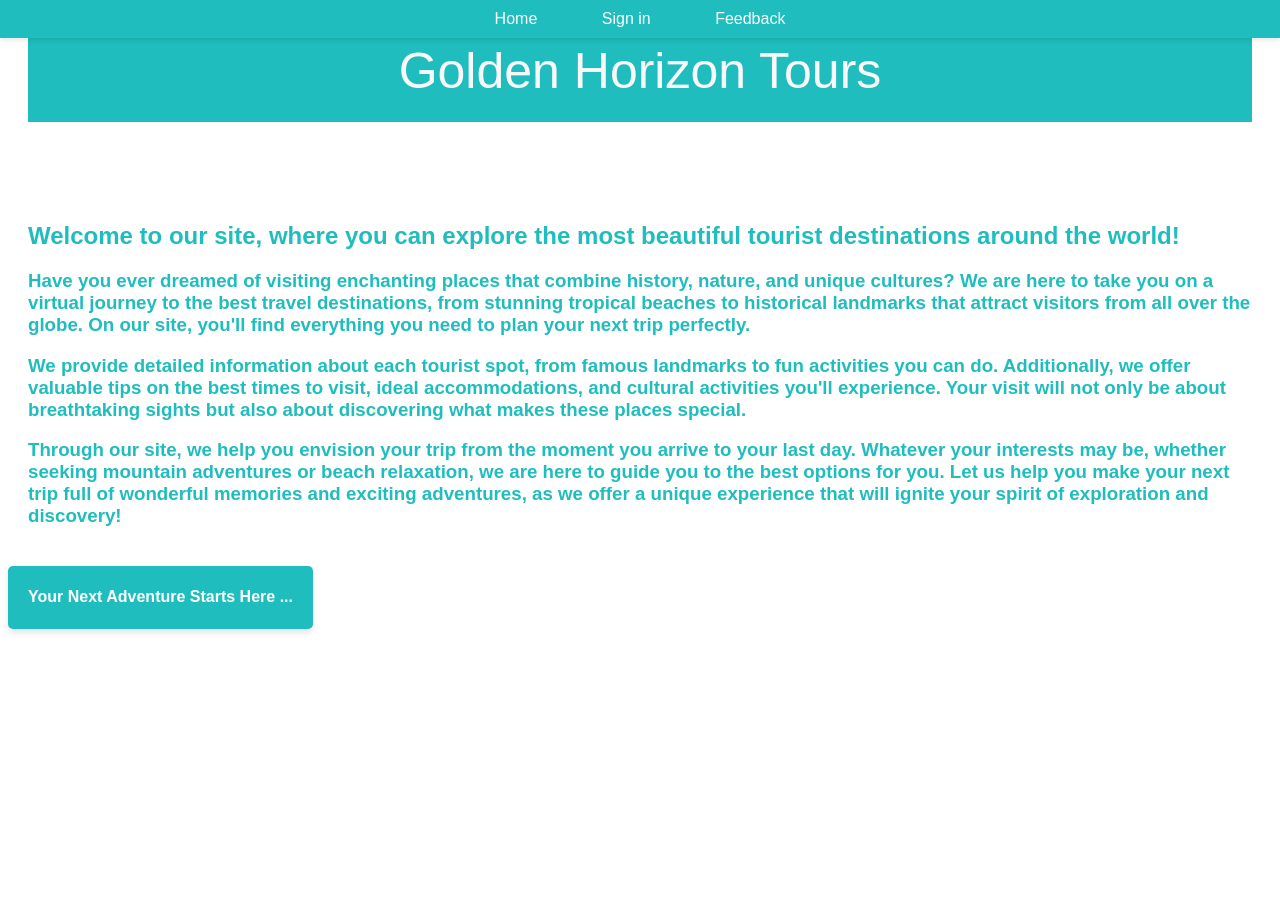
<file: index.html>
<!DOCTYPE html>
<html lang="en">
<head>
<meta charset="utf-8">
<meta name="keywords" content="tourism, travel, adventure, exploration">
<meta name="direction" content="ltr">
<title>Golden Horizon Tours</title>
<link rel="stylesheet" href="style.css"> 
</head>
<body>
<div class="web-Description">
    <header>
       <p>Golden Horizon Tours</p>
    </header>
    <div class="navbar">
        <a href="home.html">Home</a>
        <a href="singin.html">Sign in</a>
        <a href="feedback.html">Feedback</a>
    </div>
    
    <div class="content"> 
        <h2>Welcome to our site, where you can explore the most beautiful 
        tourist destinations around the world!</h2>
        <h3>Have you ever dreamed of visiting enchanting places 
        that combine history, nature, and unique cultures? We are here to 
        take you on a virtual journey to the best travel destinations, from 
        stunning tropical beaches to historical landmarks that attract visitors from all over the globe.
        On our site, you'll find everything you need to plan your next trip perfectly.</h3>
        <h3>We provide detailed information about each tourist spot, from famous landmarks 
        to fun activities you can do. Additionally, we offer valuable tips on the best 
        times to visit, ideal accommodations, and cultural activities you'll experience. Your visit 
        will not only be about breathtaking sights but also about discovering what makes 
        these places special.</h3>
        <h3>Through our site, we help you envision your trip from the moment 
        you arrive to your last day. Whatever your interests may be, whether
        seeking mountain adventures or beach relaxation, we are here to 
        guide you to the best options for you. Let us help you make your next trip full of wonderful memories and exciting adventures,
        as we offer a unique experience that will ignite your spirit of exploration and discovery!</h3>
    </div>
    <a href="tourist.html">
        <div class="div-button">
            <h4>Your Next Adventure Starts Here ...</h4>
        </div>
    </a>
</body>
</html>
</file>
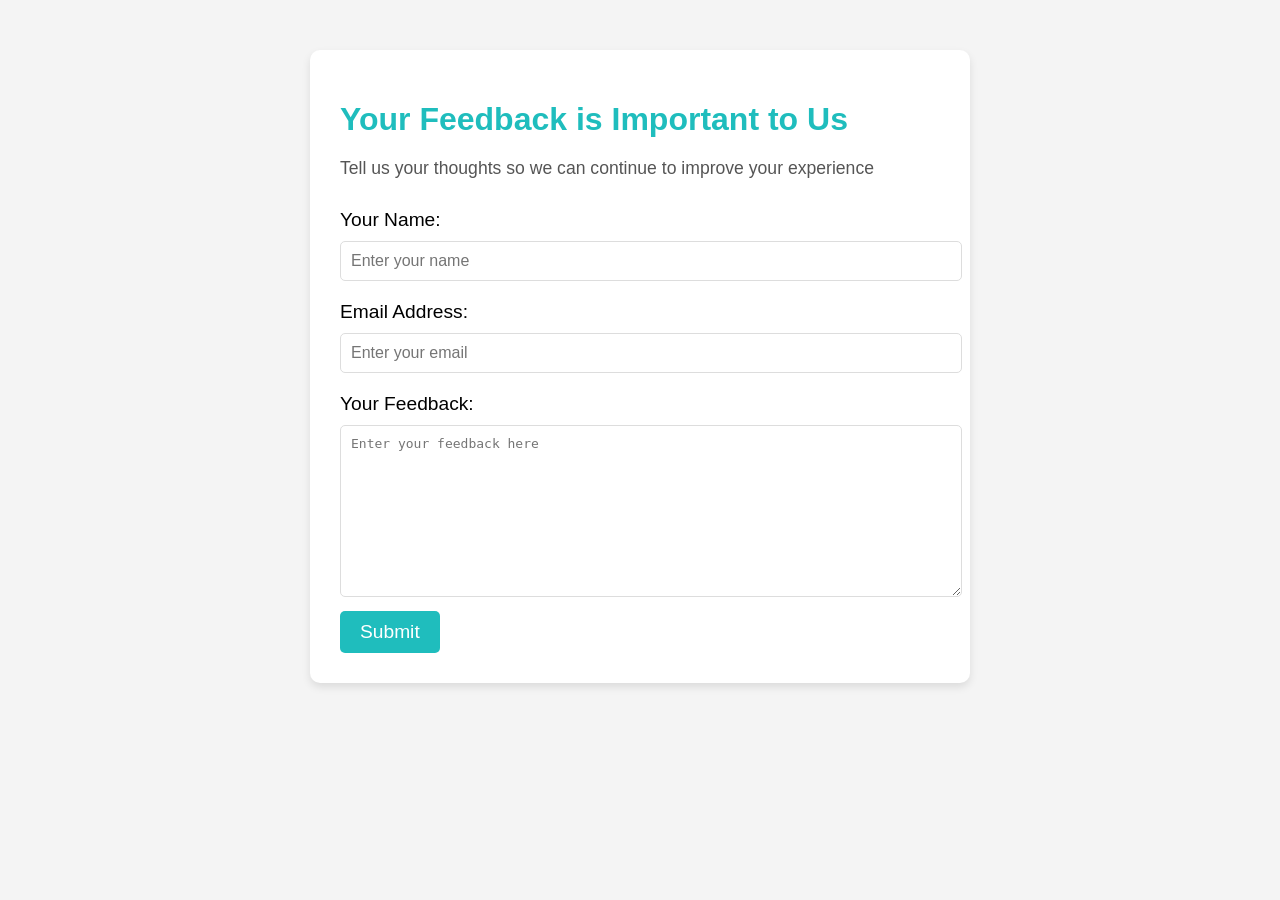
<file: feedback.html>
<!DOCTYPE html>
<html lang="en">
<head>
    <meta charset="UTF-8">
    <meta name="viewport" content="width=device-width, initial-scale=1.0">
    <title>Customer Feedback</title>
    <style>
        body {
            font-family: Arial, sans-serif;
            background-color: #f4f4f4;
            margin: 0;
            padding: 0;
            text-align: left;
        }

        .container {
            max-width: 600px;
            margin: 50px auto;
            background-color: white;
            padding: 30px;
            border-radius: 10px;
            box-shadow: 0 4px 8px rgba(0, 0, 0, 0.1);
        }

        h1 {
            color: #1fbdbd;
            margin-bottom: 20px;
        }

        p {
            font-size: 1.1em;
            color: #555;
            margin-bottom: 30px;
        }

        label {
            font-size: 1.2em;
            margin-top: 10px;
            display: block;
        }

        input, textarea {
            width: 100%;
            padding: 10px;
            margin: 10px 0;
            border-radius: 5px;
            border: 1px solid #ddd;
            font-size: 1em;
        }

        textarea {
            height: 150px;
        }

        button {
            background-color: #1fbdbd;
            color: white;
            padding: 10px 20px;
            border: none;
            border-radius: 5px;
            font-size: 1.2em;
            cursor: pointer;
            transition: background-color 0.3s, transform 0.2s;
        }

        button:hover {
            background-color: #17a8a8;
            transform: scale(1.05);
        }

        .thank-you-message {
            display: none;
            font-size: 1.5em;
            color: #27ae60;
            margin-top: 20px;
        }
    </style>
</head>
<body>

    <div class="container">
        <h1>Your Feedback is Important to Us</h1>
        <p>Tell us your thoughts so we can continue to improve your experience</p>
        
        <!-- Customer Feedback Form -->
        <form action="thank-you.html" method="post" onsubmit="showThankYouMessage(event)">
            <label for="name">Your Name:</label>
            <input type="text" id="name" name="name" required placeholder="Enter your name">
            
            <label for="email">Email Address:</label>
            <input type="email" id="email" name="email" required placeholder="Enter your email">
            
            <label for="feedback">Your Feedback:</label>
            <textarea id="feedback" name="feedback" required placeholder="Enter your feedback here"></textarea>
            
            <button type="submit">Submit</button>
        </form>

        <!-- Thank You Message -->
        <div class="thank-you-message" id="thank-you-message">
            Thank you for your feedback!
        </div>
    </div>

    <script>
        function showThankYouMessage(event) {
            event.preventDefault(); 
            document.querySelector('.thank-you-message').style.display = 'block';
            setTimeout(function() {
                window.location.href = "thank-you.html"; 
            }, 2000);
        }
    </script>

</body>
</html>
</file>
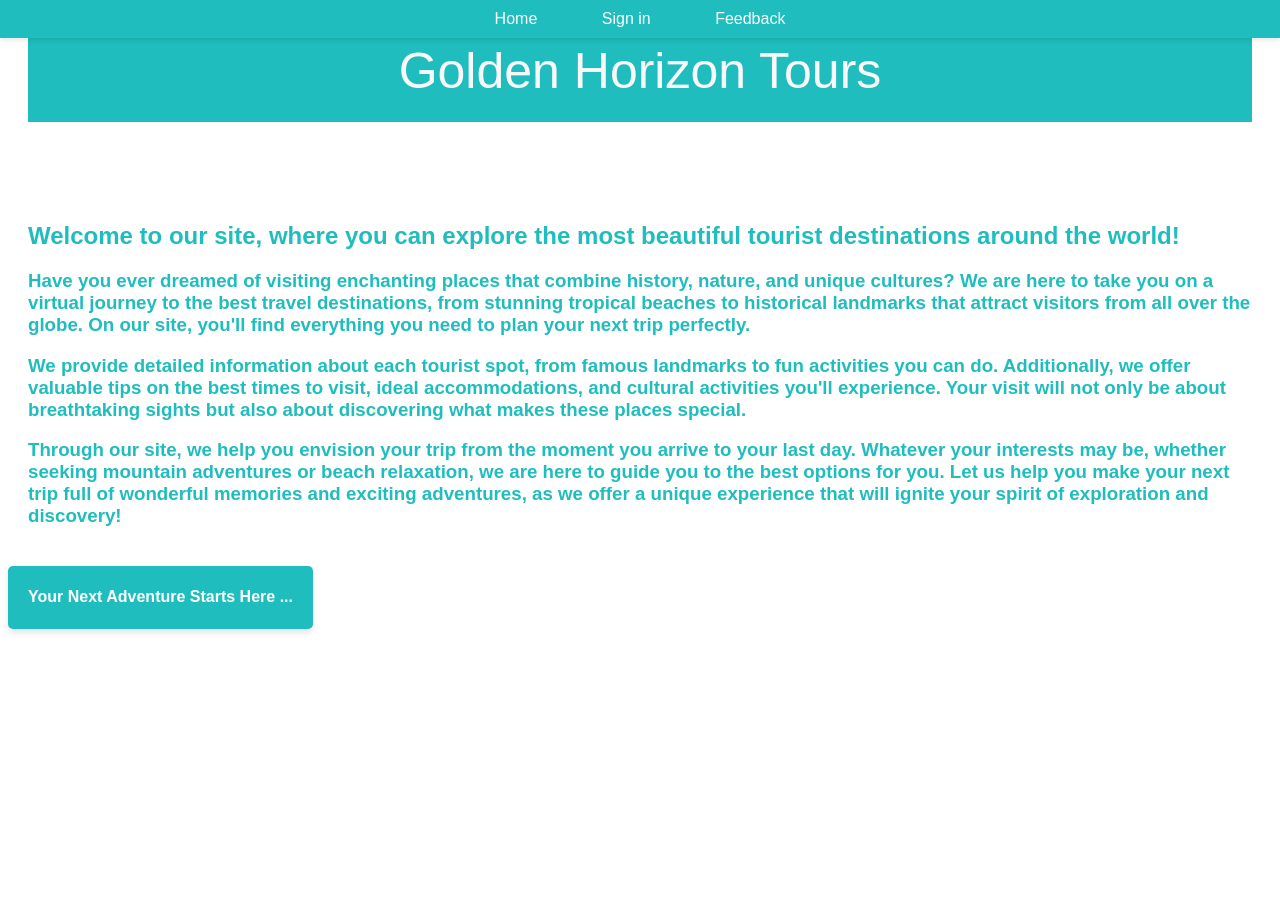
<file: home.html>
<!DOCTYPE html>
<html lang="en">
<head>
<meta charset="utf-8">
<meta name="keywords" content="tourism, travel, adventure, exploration">
<meta name="direction" content="ltr">
<title>Golden Horizon Tours</title>
<link rel="stylesheet" href="style.css"> 
</head>
<body>
<div class="web-Description">
    <header>
       <p>Golden Horizon Tours</p>
    </header>
    <div class="navbar">
        <a href="home.html">Home</a>
        <a href="singin.html">Sign in</a>
        <a href="feedback.html">Feedback</a>
    </div>
    <div class="content"> 
        <h2>Welcome to our site, where you can explore the most beautiful 
        tourist destinations around the world!</h2>
        <h3>Have you ever dreamed of visiting enchanting places 
        that combine history, nature, and unique cultures? We are here to 
        take you on a virtual journey to the best travel destinations, from 
        stunning tropical beaches to historical landmarks that attract visitors from all over the globe.
        On our site, you'll find everything you need to plan your next trip perfectly.</h3>
        <h3>We provide detailed information about each tourist spot, from famous landmarks 
        to fun activities you can do. Additionally, we offer valuable tips on the best 
        times to visit, ideal accommodations, and cultural activities you'll experience. Your visit 
        will not only be about breathtaking sights but also about discovering what makes 
        these places special.</h3>
        <h3>Through our site, we help you envision your trip from the moment 
        you arrive to your last day. Whatever your interests may be, whether
        seeking mountain adventures or beach relaxation, we are here to 
        guide you to the best options for you. Let us help you make your next trip full of wonderful memories and exciting adventures,
        as we offer a unique experience that will ignite your spirit of exploration and discovery!</h3>
    </div>
    <a href="tourist.html">
        <div class="div-button">
            <h4>Your Next Adventure Starts Here ...</h4>
        </div>
    </a>
</body>
</html>
</file>
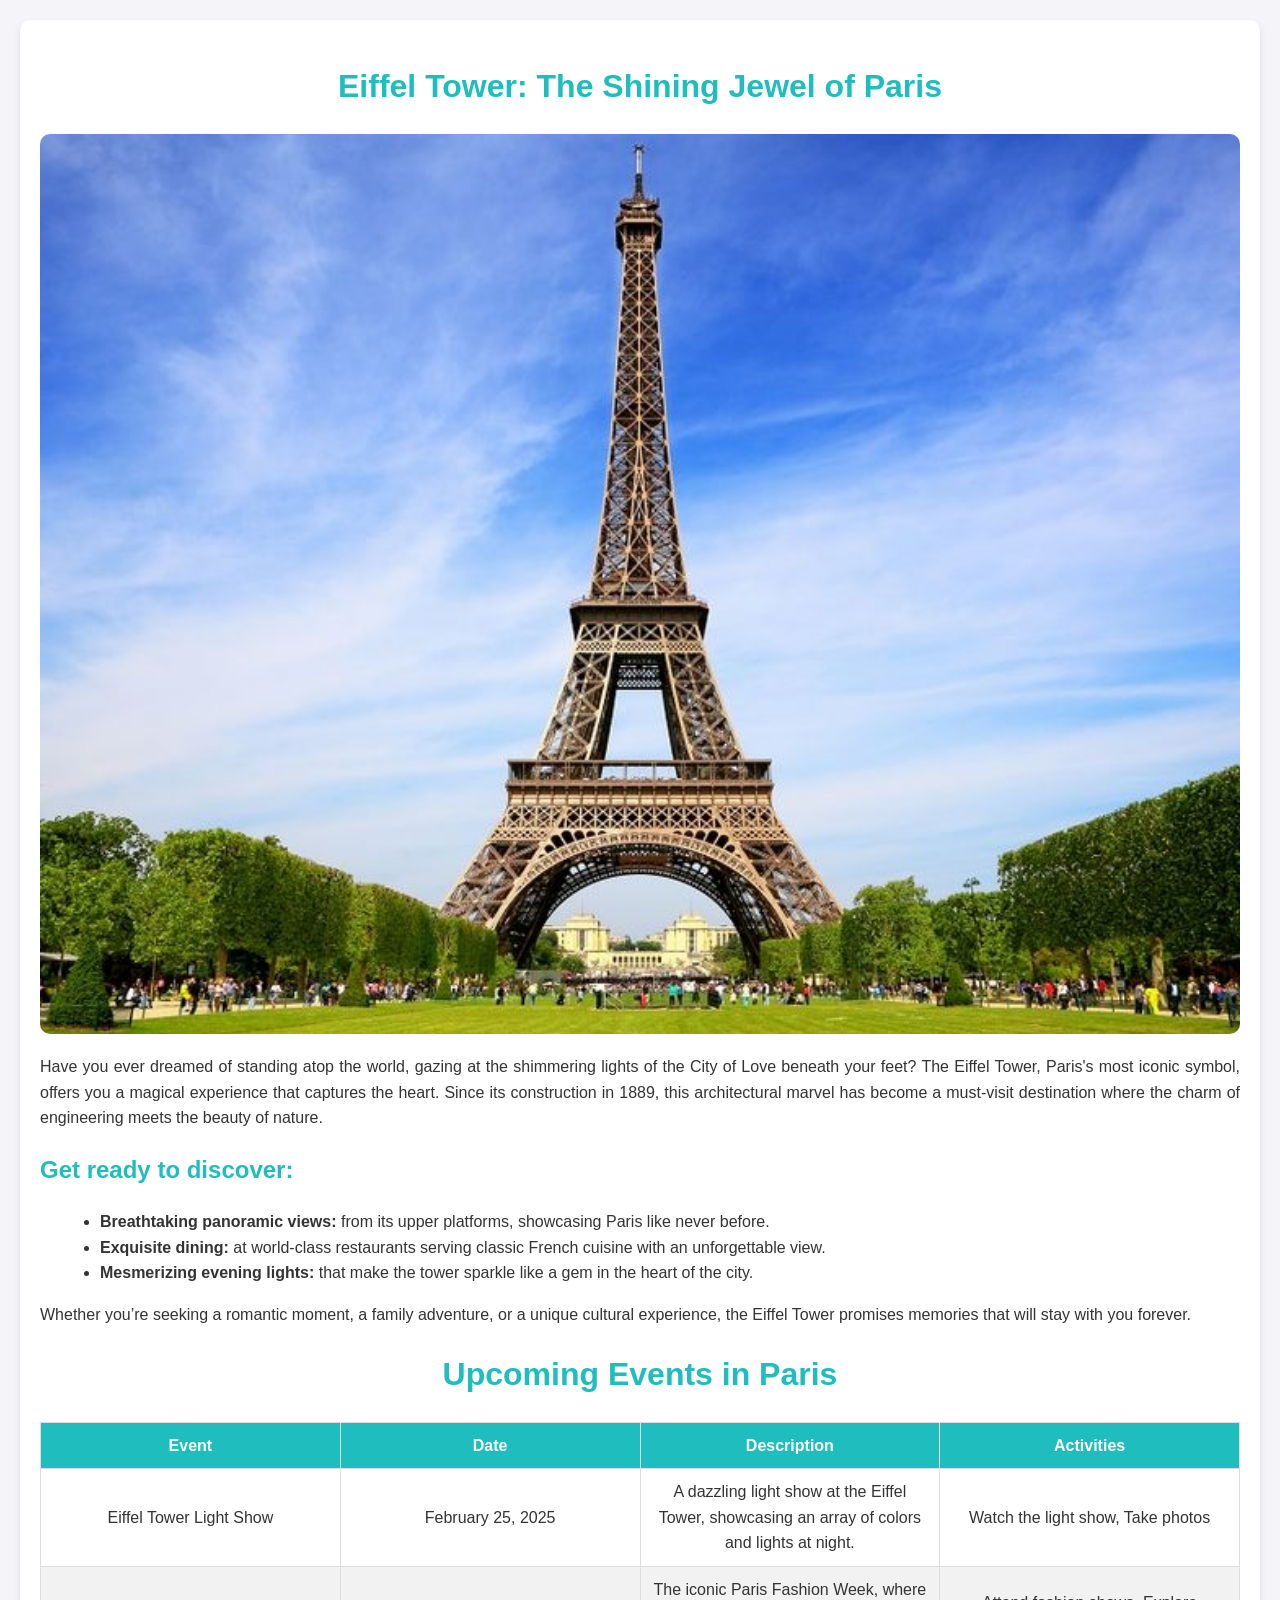
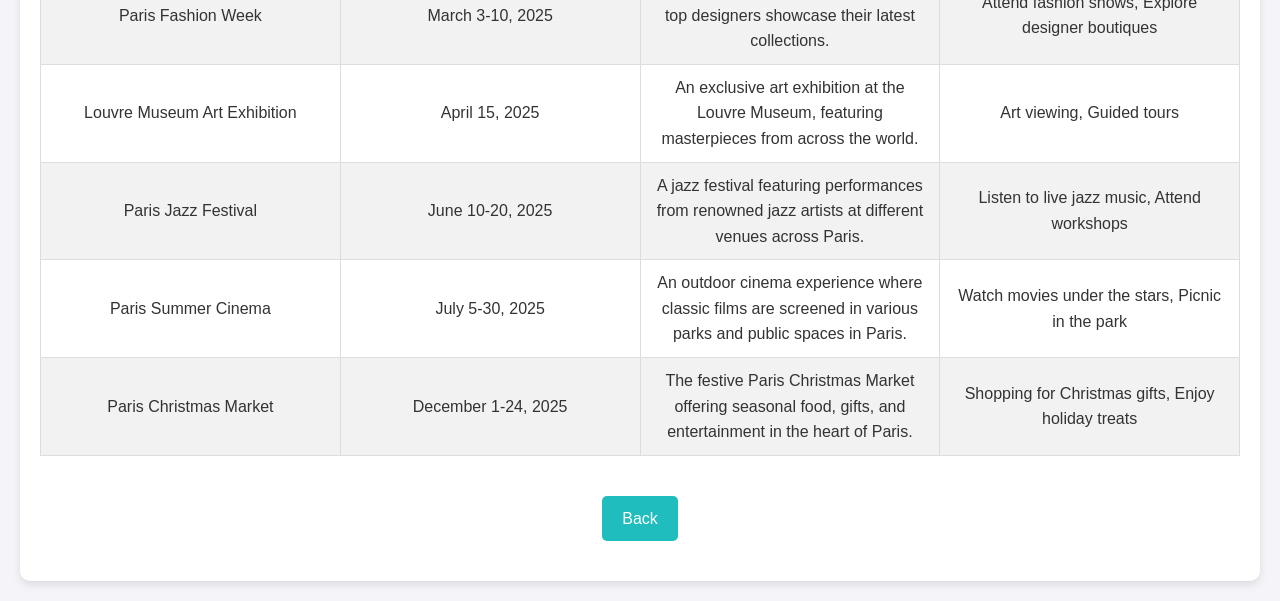
<file: page1.html>
<!DOCTYPE html>
<html lang="en">
<head>
    <meta charset="UTF-8">
    <meta name="viewport" content="width=device-width, initial-scale=1.0">
    <title>Eiffel Tower</title>
    <style>
        body {
            font-family: 'Arial', sans-serif;
            margin: 0;
            padding: 0;
            background-color: #f4f4f9;
            color: #333;
            text-align: left;
            line-height: 1.6;
            overflow-x: auto;
        }

        .container {
            max-width: 1200px;
            margin: 20px auto;
            padding: 20px;
            background-color: #fff;
            border-radius: 10px;
            box-shadow: 0 4px 8px rgba(0, 0, 0, 0.1);
        }

        h1 {
            text-align: center;
            color: #1fbdbd;
        }

        .hero-image {
            background-image: url('eiffel.jpg');
            width: 100%;
            height: 900px;
            background-size: cover;
            background-position: center;
            border-radius: 10px;
            margin-bottom: 20px;
        }

        .content {
            margin: 20px 0;
        }

        .content h2 {
            color: #1fbdbd;
            margin-top: 20px;
        }

        .content p {
            margin-bottom: 15px;
            text-align: justify; 
        }

        .content ul {
            list-style-type: disc;
            margin-left: 20px;
        }

        .back-button {
            display: inline-block;
            margin-top: 20px;
            padding: 10px 20px;
            background-color: #1fbdbd;
            color: #fff;
            text-decoration: none;
            border-radius: 5px;
            transition: background-color 0.3s;
        }

        .back-button:hover {
            background-color: #3dd8d8;
        }

        table {
            width: 100%;
            border-collapse: collapse;
            margin-top: 20px;
            table-layout: fixed;
        }

        th, td {
            border: 1px solid #ddd;
            padding: 10px;
            text-align: center;
            word-wrap: break-word;
        }

        th {
            background-color: #1fbdbd;
            color: white;
        }

        tr:nth-child(even) {
            background-color: #f2f2f2;
        }

        tr:hover {
            background-color: #ddd;
        }
    </style>
</head>
<body>
    <div class="container">
        <h1>Eiffel Tower: The Shining Jewel of Paris</h1>
        <div class="hero-image"></div>
        <div class="content">
            <p>
                Have you ever dreamed of standing atop the world, gazing at the shimmering lights of the City of Love beneath your feet? 
                The Eiffel Tower, Paris's most iconic symbol, offers you a magical experience that captures the heart. 
                Since its construction in 1889, this architectural marvel has become a must-visit destination where the charm of engineering meets the beauty of nature.
            </p>
            <h2>Get ready to discover:</h2>
            <ul>
                <li><strong>Breathtaking panoramic views:</strong> from its upper platforms, showcasing Paris like never before.</li>
                <li><strong>Exquisite dining:</strong> at world-class restaurants serving classic French cuisine with an unforgettable view.</li>
                <li><strong>Mesmerizing evening lights:</strong> that make the tower sparkle like a gem in the heart of the city.</li>
            </ul>
            <p>
                Whether you’re seeking a romantic moment, a family adventure, or a unique cultural experience, the Eiffel Tower promises memories that will stay with you forever.
            </p>
            <h1>Upcoming Events in Paris</h1>
            <table>
                <thead>
                    <tr>
                        <th>Event</th>
                        <th>Date</th>
                        <th>Description</th>
                        <th>Activities</th>
                    </tr>
                </thead>
                <tbody>
                    <tr>
                        <td>Eiffel Tower Light Show</td>
                        <td>February 25, 2025</td>
                        <td>A dazzling light show at the Eiffel Tower, showcasing an array of colors and lights at night.</td>
                        <td>Watch the light show, Take photos</td>
                    </tr>
                    <tr>
                        <td>Paris Fashion Week</td>
                        <td>March 3-10, 2025</td>
                        <td>The iconic Paris Fashion Week, where top designers showcase their latest collections.</td>
                        <td>Attend fashion shows, Explore designer boutiques</td>
                    </tr>
                    <tr>
                        <td>Louvre Museum Art Exhibition</td>
                        <td>April 15, 2025</td>
                        <td>An exclusive art exhibition at the Louvre Museum, featuring masterpieces from across the world.</td>
                        <td>Art viewing, Guided tours</td>
                    </tr>
                    <tr>
                        <td>Paris Jazz Festival</td>
                        <td>June 10-20, 2025</td>
                        <td>A jazz festival featuring performances from renowned jazz artists at different venues across Paris.</td>
                        <td>Listen to live jazz music, Attend workshops</td>
                    </tr>
                    <tr>
                        <td>Paris Summer Cinema</td>
                        <td>July 5-30, 2025</td>
                        <td>An outdoor cinema experience where classic films are screened in various parks and public spaces in Paris.</td>
                        <td>Watch movies under the stars, Picnic in the park</td>
                    </tr>
                    <tr>
                        <td>Paris Christmas Market</td>
                        <td>December 1-24, 2025</td>
                        <td>The festive Paris Christmas Market offering seasonal food, gifts, and entertainment in the heart of Paris.</td>
                        <td>Shopping for Christmas gifts, Enjoy holiday treats</td>
                    </tr>
                </tbody>
            </table>
            <div class="back-button-container" style="text-align: center; margin-top: 20px;">
                <a href="index.html" class="back-button">Back</a>
            </div>
        </div>
    </div>
</body>
</html>
</file>
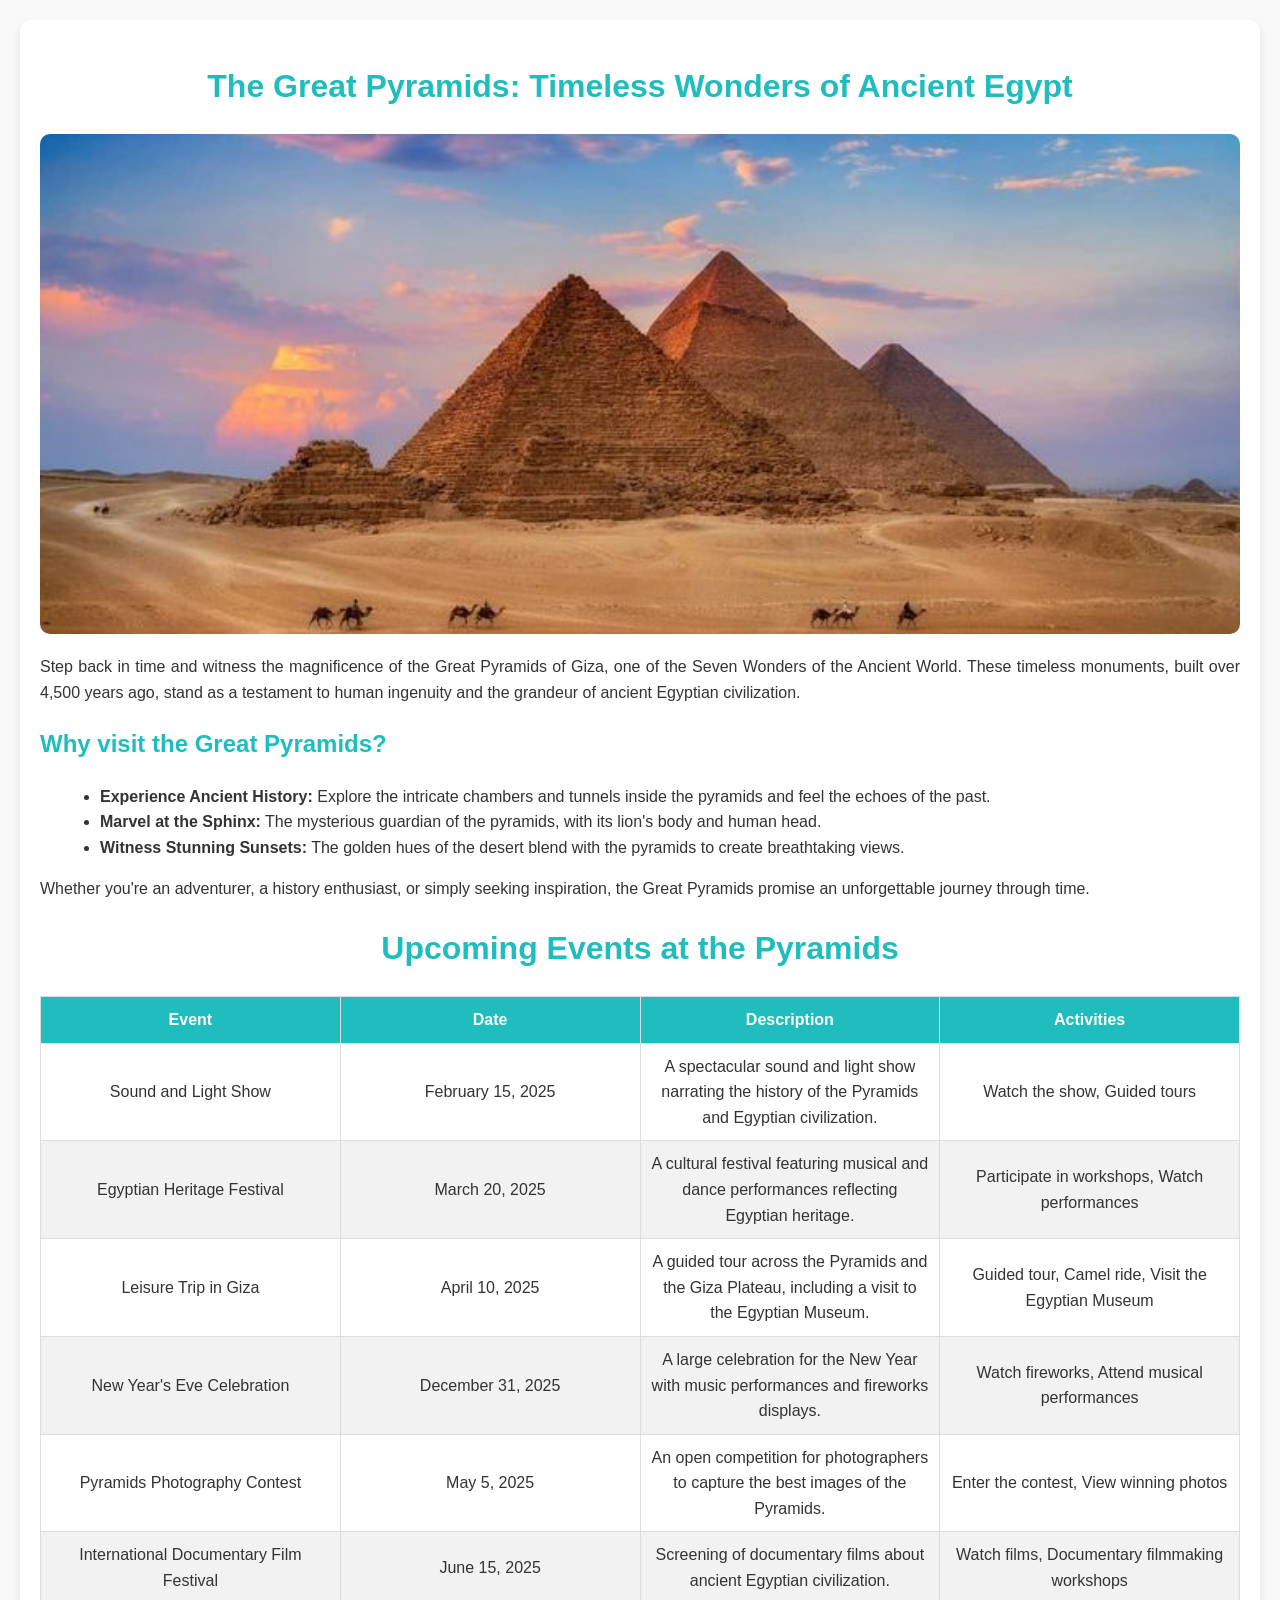
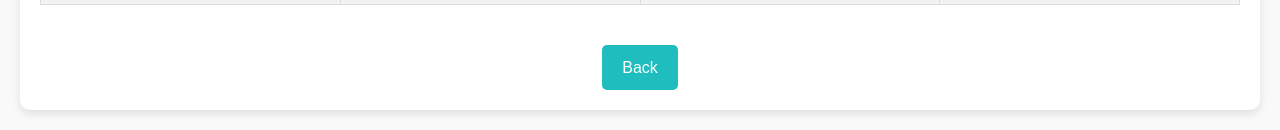
<file: page2.html>
<!DOCTYPE html>
<html lang="en">
<head>
    <meta charset="UTF-8">
    <meta name="viewport" content="width=device-width, initial-scale=1.0">
    <title>The Great Pyramids</title>
    <style>
        body {
            font-family: 'Arial', sans-serif;
            margin: 0;
            padding: 0;
            background-color: #f4f4f9;
            color: #333;
            line-height: 1.6;
        }

        .container {
            max-width: 1200px;
            margin: 20px auto;
            padding: 20px;
            background-color: #fff;
            border-radius: 10px;
            box-shadow: 0 4px 8px rgba(0, 0, 0, 0.1);
        }

        h1 {
            text-align: center;
            color: #1fbdbd;
        }

        .hero-image {
            background-image: url('Pyramids.jpg');
            width: 100%;
            height: 500px;
            background-size: cover;
            background-position: center;
            border-radius: 10px;
            margin-bottom: 20px;
        }

        .content {
            margin: 20px 0;
        }

        .content h2 {
            color: #1fbdbd;
            margin-top: 20px;
        }

        .content p {
            margin-bottom: 15px;
            text-align: justify;
        }

        .content ul {
            list-style-type: disc;
            margin-left: 20px;
        }

        .back-button {
            display: inline-block;
            margin-top: 20px;
            padding: 10px 20px;
            background-color: #1fbdbd;
            color: #fff;
            text-decoration: none;
            border-radius: 5px;
            transition: background-color 0.3s;
        }

        .back-button:hover {
            background-color: #3dd8d8;
        }

        body {
            font-family: Arial, sans-serif;
            margin: 20px;
            background-color: #f9f9f9;
            overflow-x: auto; 
        }

        table {
            width: 100%;
            border-collapse: collapse;
            margin-top: 20px;
            table-layout: fixed;
        }

        th, td {
            border: 1px solid #ddd;
            padding: 10px;
            text-align: center;
            word-wrap: break-word; 
        }

        th {
            background-color: #1fbdbd;
            color: white;
        }

        tr:nth-child(even) {
            background-color: #f2f2f2;
        }

        tr:hover {
            background-color: #ddd;
        }
    </style>
</head>
<body>
    <div class="container">
        <h1>The Great Pyramids: Timeless Wonders of Ancient Egypt</h1>
        <div class="hero-image"></div>
        <div class="content">
            <p>
                Step back in time and witness the magnificence of the Great Pyramids of Giza, one of the Seven Wonders of the Ancient World. 
                These timeless monuments, built over 4,500 years ago, stand as a testament to human ingenuity and the grandeur of ancient Egyptian civilization.
            </p>
            <h2>Why visit the Great Pyramids?</h2>
            <ul>
                <li><strong>Experience Ancient History:</strong> Explore the intricate chambers and tunnels inside the pyramids and feel the echoes of the past.</li>
                <li><strong>Marvel at the Sphinx:</strong> The mysterious guardian of the pyramids, with its lion's body and human head.</li>
                <li><strong>Witness Stunning Sunsets:</strong> The golden hues of the desert blend with the pyramids to create breathtaking views.</li>
            </ul>
            <p>
                Whether you're an adventurer, a history enthusiast, or simply seeking inspiration, the Great Pyramids promise an unforgettable journey through time.
            </p>
        </div>
        <h1>Upcoming Events at the Pyramids</h1>
        <table>
            <thead>
                <tr>
                    <th>Event</th>
                    <th>Date</th>
                    <th>Description</th>
                    <th>Activities</th>
                </tr>
            </thead>
            <tbody>
                <tr>
                    <td>Sound and Light Show</td>
                    <td>February 15, 2025</td>
                    <td>A spectacular sound and light show narrating the history of the Pyramids and Egyptian civilization.</td>
                    <td>Watch the show, Guided tours</td>
                </tr>
                <tr>
                    <td>Egyptian Heritage Festival</td>
                    <td>March 20, 2025</td>
                    <td>A cultural festival featuring musical and dance performances reflecting Egyptian heritage.</td>
                    <td>Participate in workshops, Watch performances</td>
                </tr>
                <tr>
                    <td>Leisure Trip in Giza</td>
                    <td>April 10, 2025</td>
                    <td>A guided tour across the Pyramids and the Giza Plateau, including a visit to the Egyptian Museum.</td>
                    <td>Guided tour, Camel ride, Visit the Egyptian Museum</td>
                </tr>
                <tr>
                    <td>New Year's Eve Celebration</td>
                    <td>December 31, 2025</td>
                    <td>A large celebration for the New Year with music performances and fireworks displays.</td>
                    <td>Watch fireworks, Attend musical performances</td>
                </tr>
                <tr>
                    <td>Pyramids Photography Contest</td>
                    <td>May 5, 2025</td>
                    <td>An open competition for photographers to capture the best images of the Pyramids.</td>
                    <td>Enter the contest, View winning photos</td>
                </tr>
                <tr>
                    <td>International Documentary Film Festival</td>
                    <td>June 15, 2025</td>
                    <td>Screening of documentary films about ancient Egyptian civilization.</td>
                    <td>Watch films, Documentary filmmaking workshops</td>
                </tr>
            </tbody>
        </table>
        
        <div class="back-button-container" style="text-align: center; margin-top: 20px;">
            <a href="index.html" class="back-button">Back</a>
        </div>
    </div>
</body>
</html>
</file>
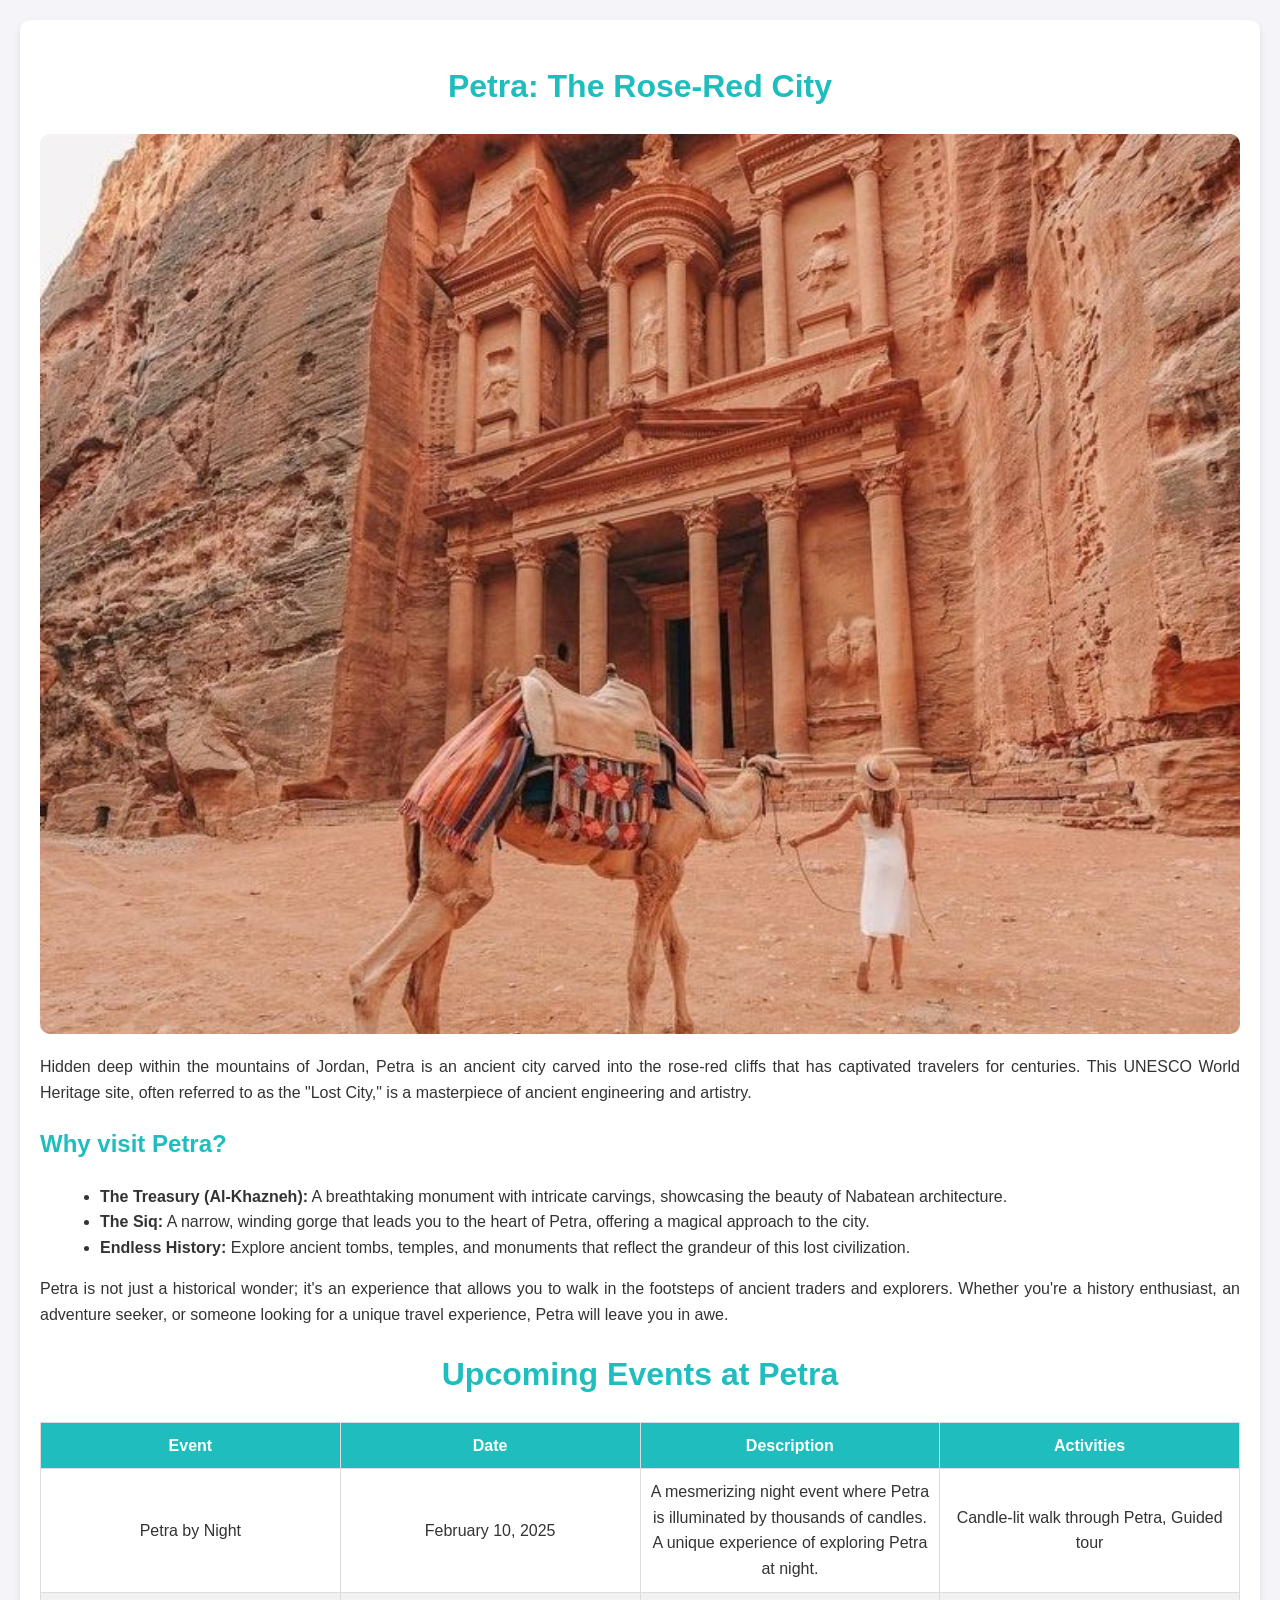
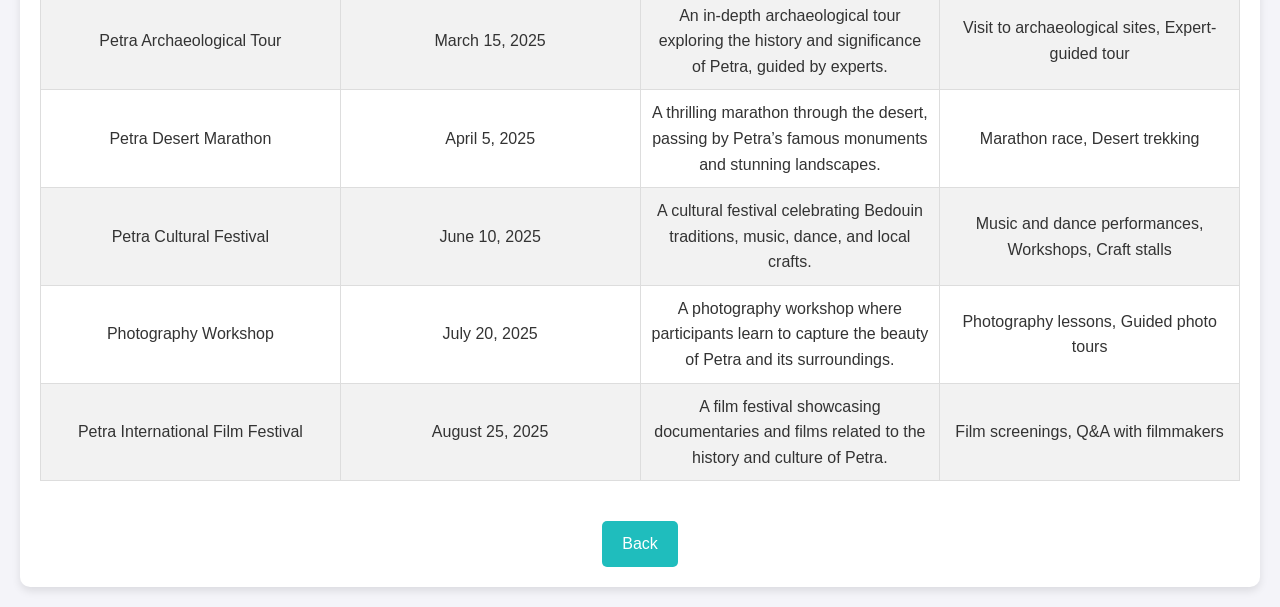
<file: page3.html>
<!DOCTYPE html>
<html lang="en">
<head>
    <meta charset="UTF-8">
    <meta name="viewport" content="width=device-width, initial-scale=1.0">
    <title>Petra</title>
    <style>
        body {
            font-family: 'Arial', sans-serif;
            margin: 0;
            padding: 0;
            background-color: #f4f4f9;
            color: #333;
            line-height: 1.6;
            overflow-x: auto;
        }

        .container {
            max-width: 1200px;
            margin: 20px auto;
            padding: 20px;
            background-color: #fff;
            border-radius: 10px;
            box-shadow: 0 4px 8px rgba(0, 0, 0, 0.1);
        }

        h1 {
            text-align: center;
            color: #1fbdbd;
        }

        .hero-image {
            background-image: url('petra.jpg');
            width: 100%;
            height: 900px;
            background-size: cover;
            background-position: center;
            border-radius: 10px;
            margin-bottom: 20px;
        }

        .content {
            margin: 20px 0;
        }

        .content h2 {
            color: #1fbdbd;
            margin-top: 20px;
        }

        .content p {
            margin-bottom: 15px;
            text-align: justify;
        }

        .content ul {
            list-style-type: disc;
            margin-left: 20px;
        }

        .back-button {
            display: inline-block;
            margin-top: 20px;
            padding: 10px 20px;
            background-color: #1fbdbd;
            color: #fff;
            text-decoration: none;
            border-radius: 5px;
            transition: background-color 0.3s;
        }

        .back-button:hover {
            background-color: #3dd8d8;
        }

        table {
            width: 100%;
            border-collapse: collapse;
            margin-top: 20px;
            table-layout: fixed;
        }

        th, td {
            border: 1px solid #ddd;
            padding: 10px;
            text-align: center;
            word-wrap: break-word;
        }

        th {
            background-color: #1fbdbd;
            color: white;
        }

        tr:nth-child(even) {
            background-color: #f2f2f2;
        }

        tr:hover {
            background-color: #ddd;
        }
    </style>
</head>
<body>
    <div class="container">
        <h1>Petra: The Rose-Red City</h1>
        <div class="hero-image"></div>
        <div class="content">
            <p>
                Hidden deep within the mountains of Jordan, Petra is an ancient city carved into the rose-red cliffs that has captivated travelers for centuries. 
                This UNESCO World Heritage site, often referred to as the "Lost City," is a masterpiece of ancient engineering and artistry.
            </p>
            <h2>Why visit Petra?</h2>
            <ul>
                <li><strong>The Treasury (Al-Khazneh):</strong> A breathtaking monument with intricate carvings, showcasing the beauty of Nabatean architecture.</li>
                <li><strong>The Siq:</strong> A narrow, winding gorge that leads you to the heart of Petra, offering a magical approach to the city.</li>
                <li><strong>Endless History:</strong> Explore ancient tombs, temples, and monuments that reflect the grandeur of this lost civilization.</li>
            </ul>
            <p>
                Petra is not just a historical wonder; it's an experience that allows you to walk in the footsteps of ancient traders and explorers. 
                Whether you're a history enthusiast, an adventure seeker, or someone looking for a unique travel experience, Petra will leave you in awe.
            </p>
            <h1>Upcoming Events at Petra</h1>
            <table>
                <thead>
                    <tr>
                        <th>Event</th>
                        <th>Date</th>
                        <th>Description</th>
                        <th>Activities</th>
                    </tr>
                </thead>
                <tbody>
                    <tr>
                        <td>Petra by Night</td>
                        <td>February 10, 2025</td>
                        <td>A mesmerizing night event where Petra is illuminated by thousands of candles. A unique experience of exploring Petra at night.</td>
                        <td>Candle-lit walk through Petra, Guided tour</td>
                    </tr>
                    <tr>
                        <td>Petra Archaeological Tour</td>
                        <td>March 15, 2025</td>
                        <td>An in-depth archaeological tour exploring the history and significance of Petra, guided by experts.</td>
                        <td>Visit to archaeological sites, Expert-guided tour</td>
                    </tr>
                    <tr>
                        <td>Petra Desert Marathon</td>
                        <td>April 5, 2025</td>
                        <td>A thrilling marathon through the desert, passing by Petra’s famous monuments and stunning landscapes.</td>
                        <td>Marathon race, Desert trekking</td>
                    </tr>
                    <tr>
                        <td>Petra Cultural Festival</td>
                        <td>June 10, 2025</td>
                        <td>A cultural festival celebrating Bedouin traditions, music, dance, and local crafts.</td>
                        <td>Music and dance performances, Workshops, Craft stalls</td>
                    </tr>
                    <tr>
                        <td>Photography Workshop</td>
                        <td>July 20, 2025</td>
                        <td>A photography workshop where participants learn to capture the beauty of Petra and its surroundings.</td>
                        <td>Photography lessons, Guided photo tours</td>
                    </tr>
                    <tr>
                        <td>Petra International Film Festival</td>
                        <td>August 25, 2025</td>
                        <td>A film festival showcasing documentaries and films related to the history and culture of Petra.</td>
                        <td>Film screenings, Q&A with filmmakers</td>
                    </tr>
                </tbody>
            </table>
        </div>
        <div class="back-button-container" style="text-align: center; margin-top: 20px;">
            <a href="index.html" class="back-button">Back</a>
        </div>
    </div>
</body>
</html>
</file>
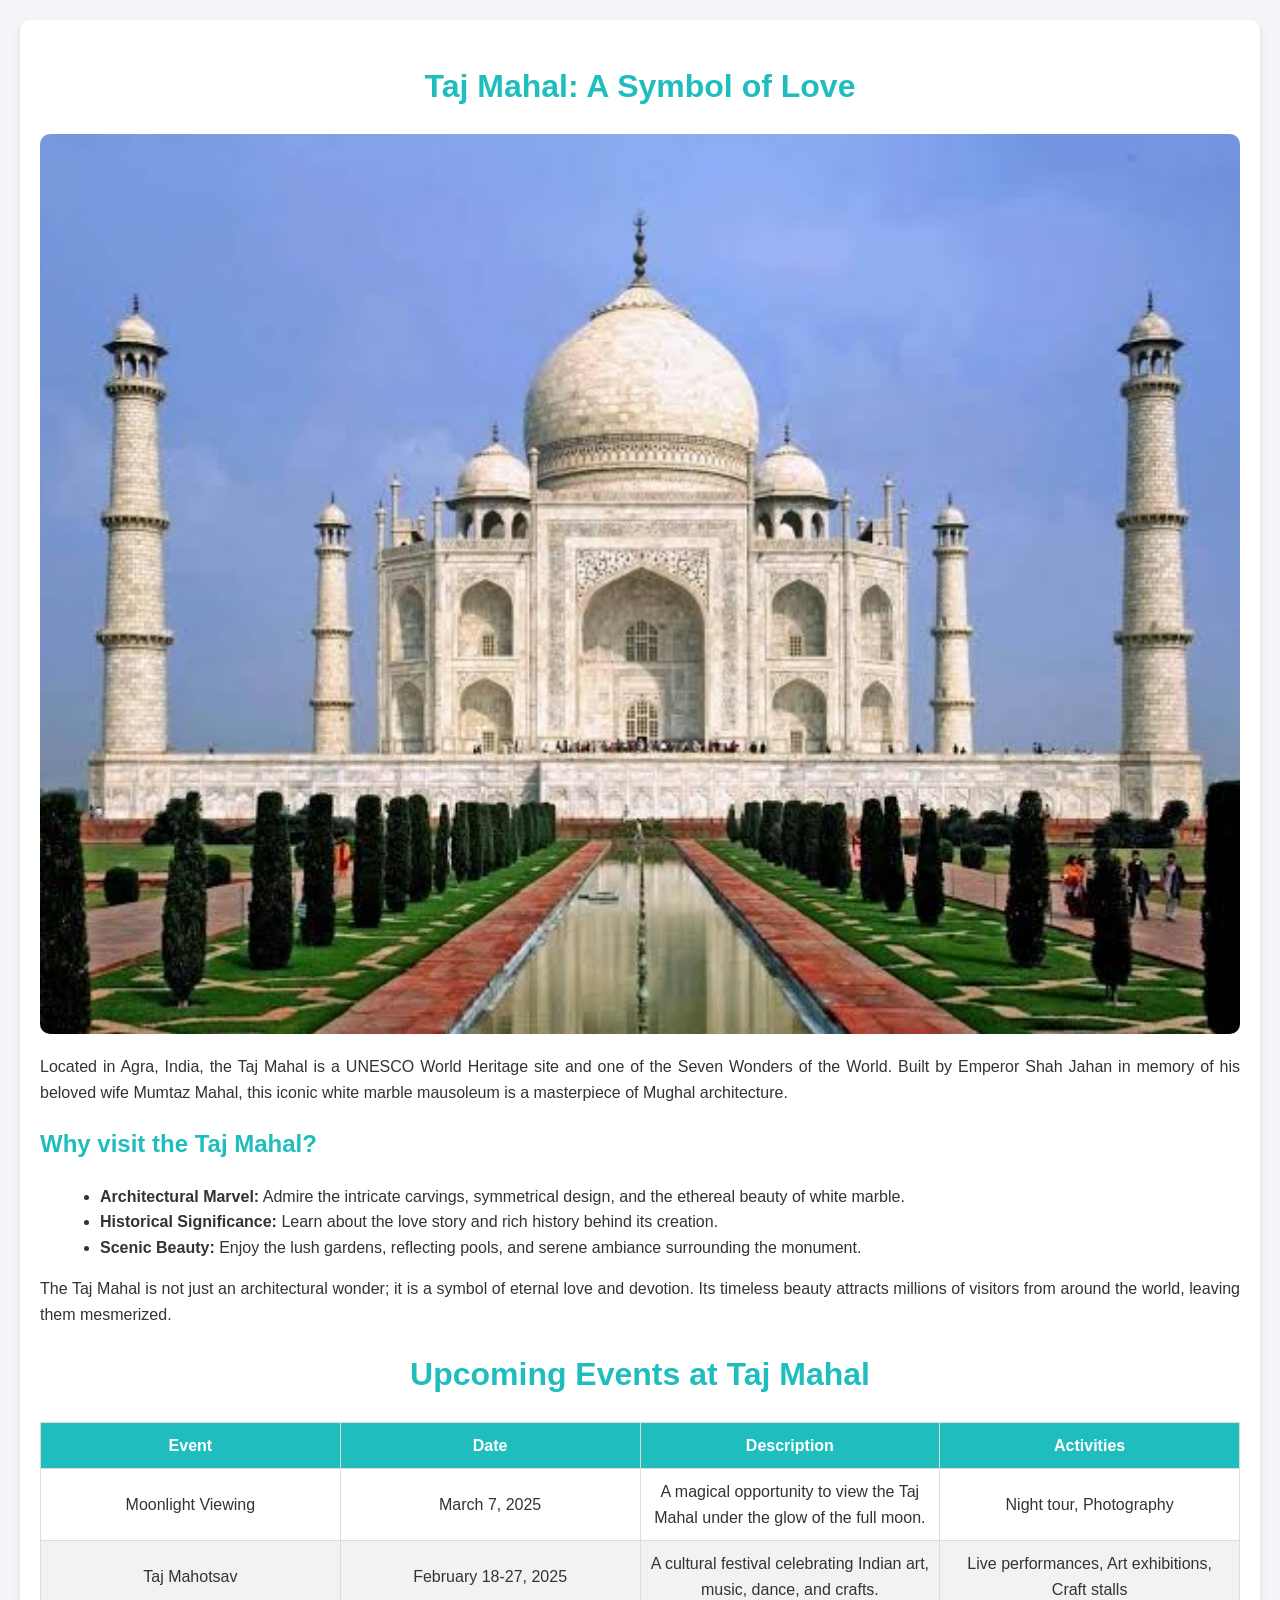
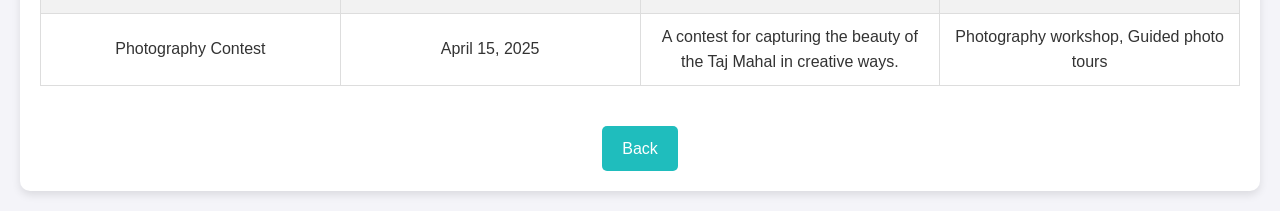
<file: page4.html>
<!DOCTYPE html>
<html lang="en">
<head>
    <meta charset="UTF-8">
    <meta name="viewport" content="width=device-width, initial-scale=1.0">
    <title>Taj Mahal</title>
    <style>
        body {
            font-family: 'Arial', sans-serif;
            margin: 0;
            padding: 0;
            background-color: #f4f4f9;
            color: #333;
            line-height: 1.6;
            overflow-x: auto;
        }

        .container {
            max-width: 1200px;
            margin: 20px auto;
            padding: 20px;
            background-color: #fff;
            border-radius: 10px;
            box-shadow: 0 4px 8px rgba(0, 0, 0, 0.1);
        }

        h1 {
            text-align: center;
            color: #1fbdbd;
        }

        .hero-image {
            background-image: url('Taj.jpg');
            width: 100%;
            height: 900px;
            background-size: cover;
            background-position: center;
            border-radius: 10px;
            margin-bottom: 20px;
        }

        .content {
            margin: 20px 0;
        }

        .content h2 {
            color: #1fbdbd;
            margin-top: 20px;
        }

        .content p {
            margin-bottom: 15px;
            text-align: justify;
        }

        .content ul {
            list-style-type: disc;
            margin-left: 20px;
        }

        .back-button {
            display: inline-block;
            margin-top: 20px;
            padding: 10px 20px;
            background-color: #1fbdbd;
            color: #fff;
            text-decoration: none;
            border-radius: 5px;
            transition: background-color 0.3s;
        }

        .back-button:hover {
            background-color: #3dd8d8;
        }

        table {
            width: 100%;
            border-collapse: collapse;
            margin-top: 20px;
            table-layout: fixed;
        }

        th, td {
            border: 1px solid #ddd;
            padding: 10px;
            text-align: center;
            word-wrap: break-word;
        }

        th {
            background-color: #1fbdbd;
            color: white;
        }

        tr:nth-child(even) {
            background-color: #f2f2f2;
        }

        tr:hover {
            background-color: #ddd;
        }
    </style>
</head>
<body>
    <div class="container">
        <h1>Taj Mahal: A Symbol of Love</h1>
        <div class="hero-image"></div>
        <div class="content">
            <p>
                Located in Agra, India, the Taj Mahal is a UNESCO World Heritage site and one of the Seven Wonders of the World. 
                Built by Emperor Shah Jahan in memory of his beloved wife Mumtaz Mahal, this iconic white marble mausoleum is a masterpiece of Mughal architecture.
            </p>
            <h2>Why visit the Taj Mahal?</h2>
            <ul>
                <li><strong>Architectural Marvel:</strong> Admire the intricate carvings, symmetrical design, and the ethereal beauty of white marble.</li>
                <li><strong>Historical Significance:</strong> Learn about the love story and rich history behind its creation.</li>
                <li><strong>Scenic Beauty:</strong> Enjoy the lush gardens, reflecting pools, and serene ambiance surrounding the monument.</li>
            </ul>
            <p>
                The Taj Mahal is not just an architectural wonder; it is a symbol of eternal love and devotion. 
                Its timeless beauty attracts millions of visitors from around the world, leaving them mesmerized.
            </p>
            <h1>Upcoming Events at Taj Mahal</h1>
            <table>
                <thead>
                    <tr>
                        <th>Event</th>
                        <th>Date</th>
                        <th>Description</th>
                        <th>Activities</th>
                    </tr>
                </thead>
                <tbody>
                    <tr>
                        <td>Moonlight Viewing</td>
                        <td>March 7, 2025</td>
                        <td>A magical opportunity to view the Taj Mahal under the glow of the full moon.</td>
                        <td>Night tour, Photography</td>
                    </tr>
                    <tr>
                        <td>Taj Mahotsav</td>
                        <td>February 18-27, 2025</td>
                        <td>A cultural festival celebrating Indian art, music, dance, and crafts.</td>
                        <td>Live performances, Art exhibitions, Craft stalls</td>
                    </tr>
                    <tr>
                        <td>Photography Contest</td>
                        <td>April 15, 2025</td>
                        <td>A contest for capturing the beauty of the Taj Mahal in creative ways.</td>
                        <td>Photography workshop, Guided photo tours</td>
                    </tr>
                </tbody>
            </table>
        </div>
        <div class="back-button-container" style="text-align: center; margin-top: 20px;">
            <a href="index.html" class="back-button">Back</a>
        </div>
    </div>
</body>
</html>
</file>
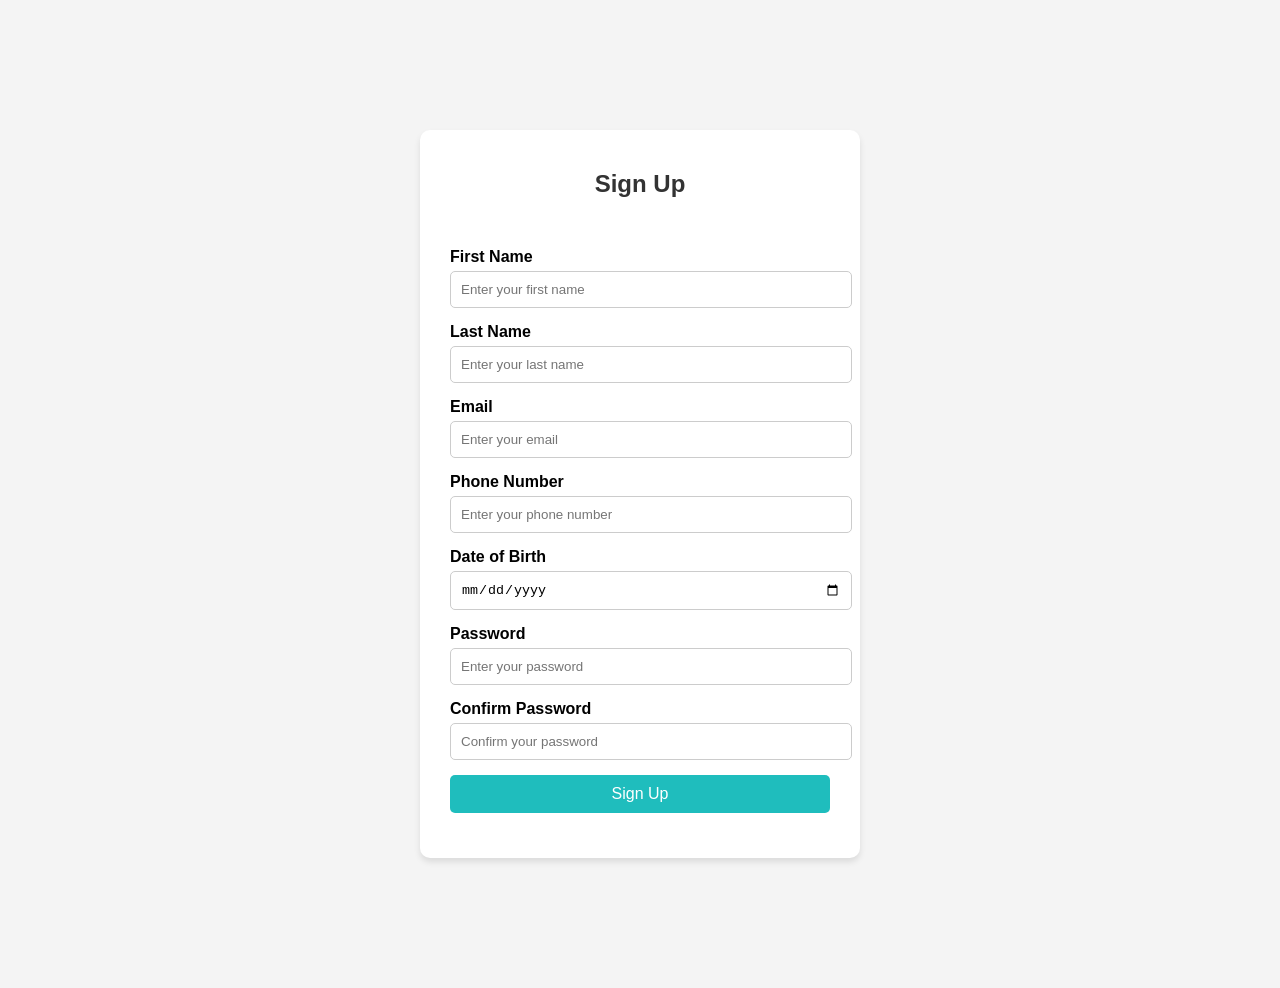
<file: singin.html>
<!DOCTYPE html>
<html lang="en">
<head>
    <meta charset="UTF-8">
    <meta name="viewport" content="width=device-width, initial-scale=1.0">
    <title>Sign Up Form</title>
    <style>
        body {
            font-family: Arial, sans-serif;
            background-color: #f4f4f4;
            margin: 0;
            padding: 44px;
            display: flex;
            justify-content: center;
            align-items: center;
            height: 100vh;
        }
        .form-container {
            background: #fff;
            padding: 20px;
            border-radius: 10px;
            box-shadow: 0 4px 6px rgba(0, 0, 0, 0.1);
            width: 400px;
        }
        .form-container h2 {
            text-align: center;
            margin-top: 20px;
            margin-bottom: 40px;
            color: #333;
            font-size: 24px;
        }
        .form-group {
            margin-bottom: 15px;
        }
        .form-group label {
            display: block;
            margin-bottom: 5px;
            font-weight: bold;
        }
        .form-group input {
            width: 100%;
            padding: 10px;
            border: 1px solid #ccc;
            border-radius: 5px;
        }
        .form-group input:focus {
            border-color: #007BFF;
            outline: none;
        }
        .form-group button {
            width: 100%;
            padding: 10px;
            background-color: #1fbdbd;
            color: white;
            border: none;
            border-radius: 5px;
            cursor: pointer;
            font-size: 16px;
        }
        .form-group button:hover {
            background-color: #2ecfcf;
        }
        form {
            padding: 10px;
        }
    </style>
</head>
<body>
    <div class="form-container">
        <h2>Sign Up</h2>
        <form action="#" method="POST">
            <div class="form-group">
                <label for="firstName">First Name</label>
                <input type="text" id="firstName" name="firstName" placeholder="Enter your first name" required>
            </div>
            <div class="form-group">
                <label for="lastName">Last Name</label>
                <input type="text" id="lastName" name="lastName" placeholder="Enter your last name" required>
            </div>
            <div class="form-group">
                <label for="email">Email</label>
                <input type="email" id="email" name="email" placeholder="Enter your email" required>
            </div>
            <div class="form-group">
                <label for="phone">Phone Number</label>
                <input type="tel" id="phone" name="phone" placeholder="Enter your phone number" required>
            </div>
            <div class="form-group">
                <label for="dob">Date of Birth</label>
                <input type="date" id="dob" name="dob" required>
            </div>
            <div class="form-group">
                <label for="password">Password</label>
                <input type="password" id="password" name="password" placeholder="Enter your password" required>
            </div>
            <div class="form-group">
                <label for="confirmPassword">Confirm Password</label>
                <input type="password" id="confirmPassword" name="confirmPassword" placeholder="Confirm your password" required>
            </div>
            <div class="form-group">
                <button type="submit">Sign Up</button>
            </div>
        </form>
    </div>
</body>
</html>
</file>
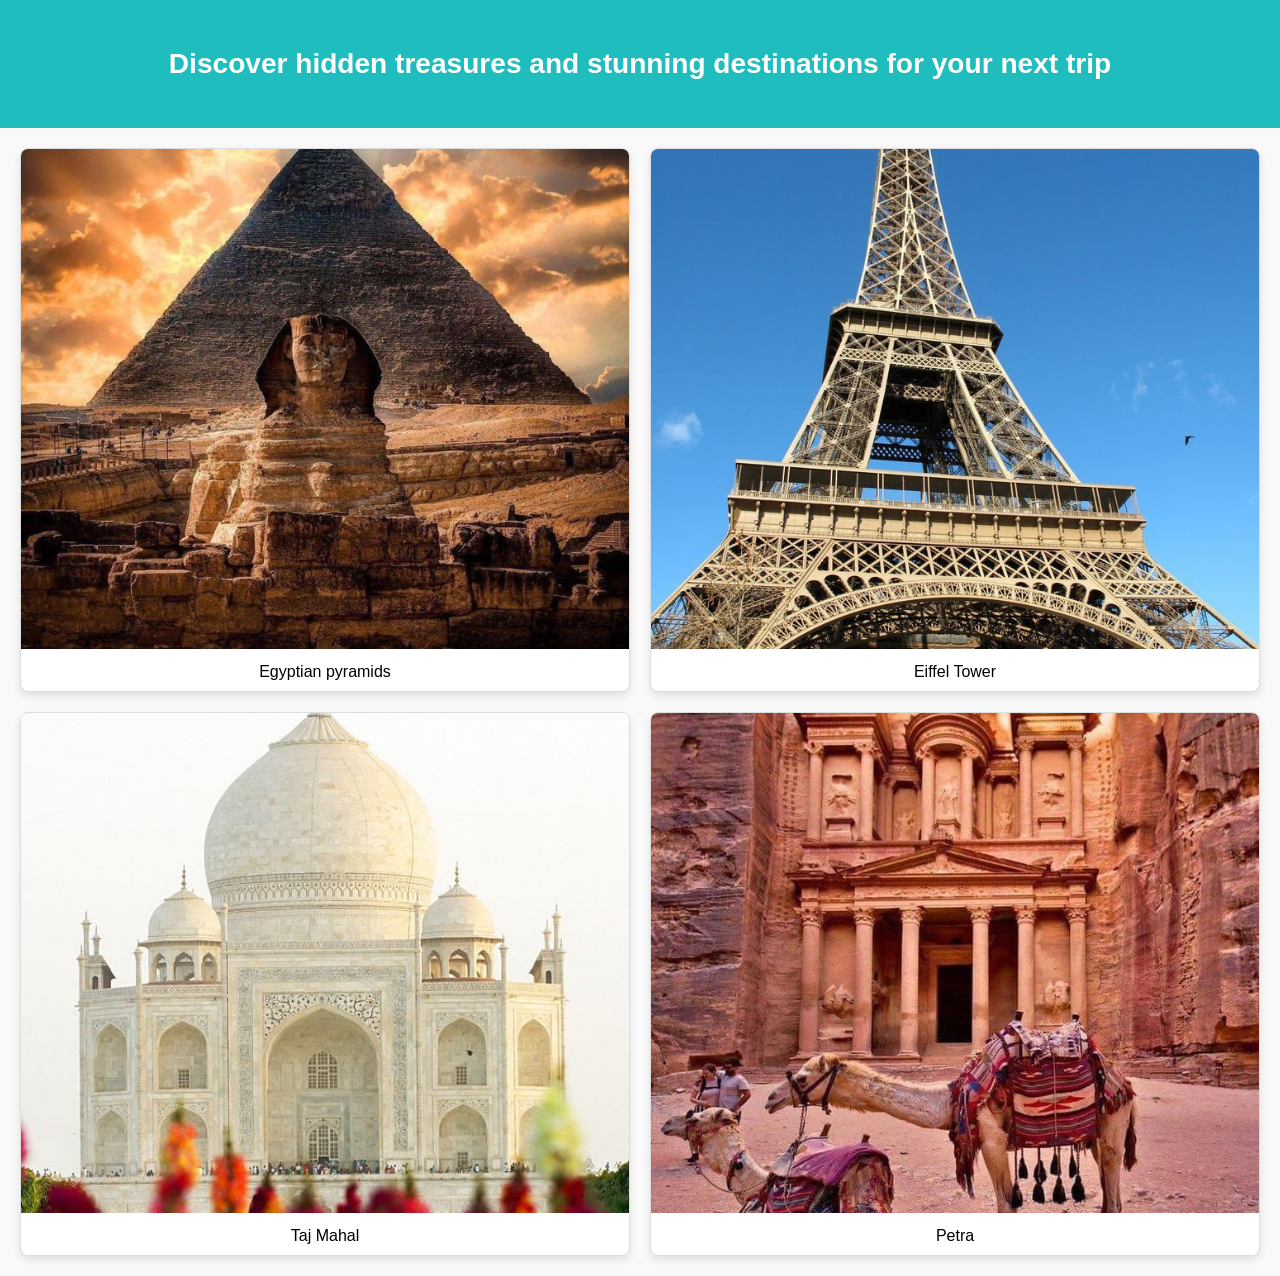
<file: tourist.html>
<!DOCTYPE html>
<html lang="ar">
<head>
    <meta charset="UTF-8">
    <meta name="viewport" content="width=device-width, initial-scale=1.0">
    <title>Must-Visit Spots</title>
    <style>
        body {
            font-family: Arial, sans-serif;
            direction: rtl;
            text-align: center;
            background-color: #f9f9f9;
            margin: 0;
            padding: 0;
        }

        .header-bar {
            background-color: #1fbdbd; 
            color: white;
            padding: 20px 0;
            font-size: 1.5em;
            font-weight: bold;
        }

        .gallery {
            display: grid;
            grid-template-columns: repeat(2, 1fr); 
            gap: 20px;
            margin: 20px;
            padding: 0;
        }

        .gallery-item {
            border: 1px solid #dddddd;
            border-radius: 8px;
            overflow: hidden;
            background-color: #fff;
            box-shadow: 0 4px 8px rgba(0, 0, 0, 0.1);
            transition: transform 0.3s;
        }

        .gallery-item:hover {
            transform: scale(1.05);
        }

        .gallery-item img {
            width: 100%; 
            height: 500px; 
            object-fit: cover; 
        }

        .gallery-item p {
            margin: 10px 0;
            padding: 0 10px;
        }

        a {
            text-decoration: none;
            color: inherit;
        }
    </style>
</head>
<body>
    <div class="header-bar">
       <h3> Discover hidden treasures and stunning destinations for your next trip</h3>
    </div>

    <div class="gallery">
        <a href="page1.html" class="gallery-item">
            <img src="eiffeltt.jpg" alt="Eiffel Tower">
            <p>Eiffel Tower</p>
        </a>
        <a href="page2.html" class="gallery-item">
            <img src="Pyramidss.jpg" alt="Egyptian pyramids">
            <p>Egyptian pyramids</p>
        </a>
        <a href="page3.html" class="gallery-item">
            <img src="petraa.jpg" alt="Petra">
            <p>Petra</p>
        </a>
        <a href="page4.html" class="gallery-item">
            <img src="tajmahal.jpg" alt="Taj Mahal">
            <p> Taj Mahal</p>
        </a>
    </div>
</body>
</html>
</file>
<file: style.css>
header {
  text-align: center;
  justify-content: center; 
  margin: 20px;
  display: flex;
  align-items: center;
  height: 100px;
  background-color: #1fbdbd;
  padding: 1px 20px;
}

body {
  color: #1fbdbd;
  background-color: #ffffff; 
  font-family: Arial, sans-serif;
}

p {
  color: #f8f8f8;  
  font-family: Arial, sans-serif;
  font-size: 50px;  
  text-align: center; 
}

.div-button {
  display: inline-block;
  padding: 1px 20px;
  background-color: #1fbdbd;
  color: rgb(255, 255, 255);
  text-align: center;
  font-size: 16px;
  border: none;
  border-radius: 5px;
  cursor: pointer;
  box-shadow: 0 4px 6px rgba(0, 0, 0, 0.1);  
  transition: box-shadow 0.3s ease, transform 0.2s ease;
}

.div-button:hover {
  background-color: #3ed4d4;  
  box-shadow: 0 6px 12px rgba(0, 0, 0, 0.15);  
  transform: translateY(-2px);  
}

h2, h3, h4, div {
  font-style: normal;
}

.navbar {
  position: fixed; 
  top: 0;
  left: 0;
  width: 100%; /* تعديل العرض */
  background-color: #1fbdbd;
  padding: 10px 0;
  box-shadow: 0 2px 5px rgba(0, 0, 0, 0.1);
  z-index: 1000; 
  text-align: center;
}

.navbar a {
  color: #fff; 
  text-decoration: none;
  margin: 0 15px; 
  font-size: 16px;
  padding: 10px 15px; 
  border-radius: 5px; 
  transition: background-color 0.3s ease;
}

.navbar a:hover {
  background-color: #27e2e2;
}

.content {
  margin-top: 60px; 
  padding: 20px;
}
</file>
